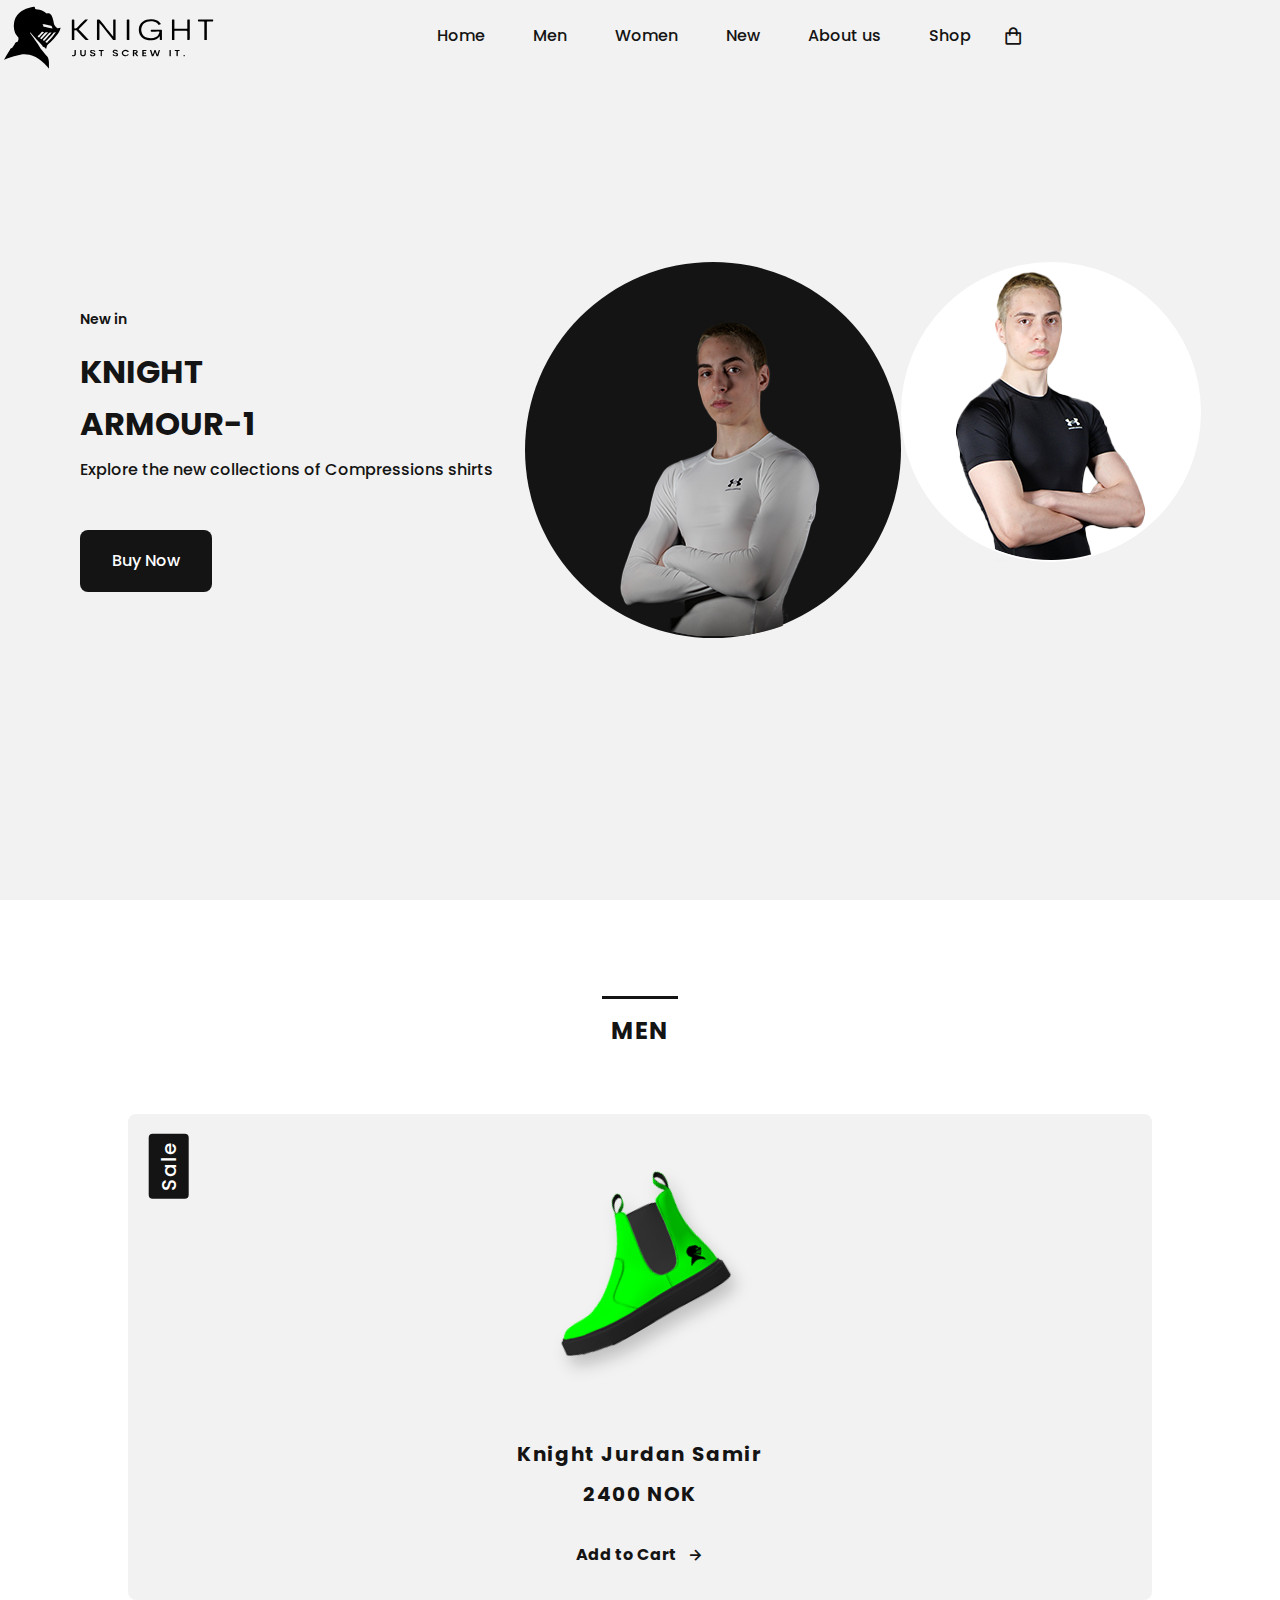
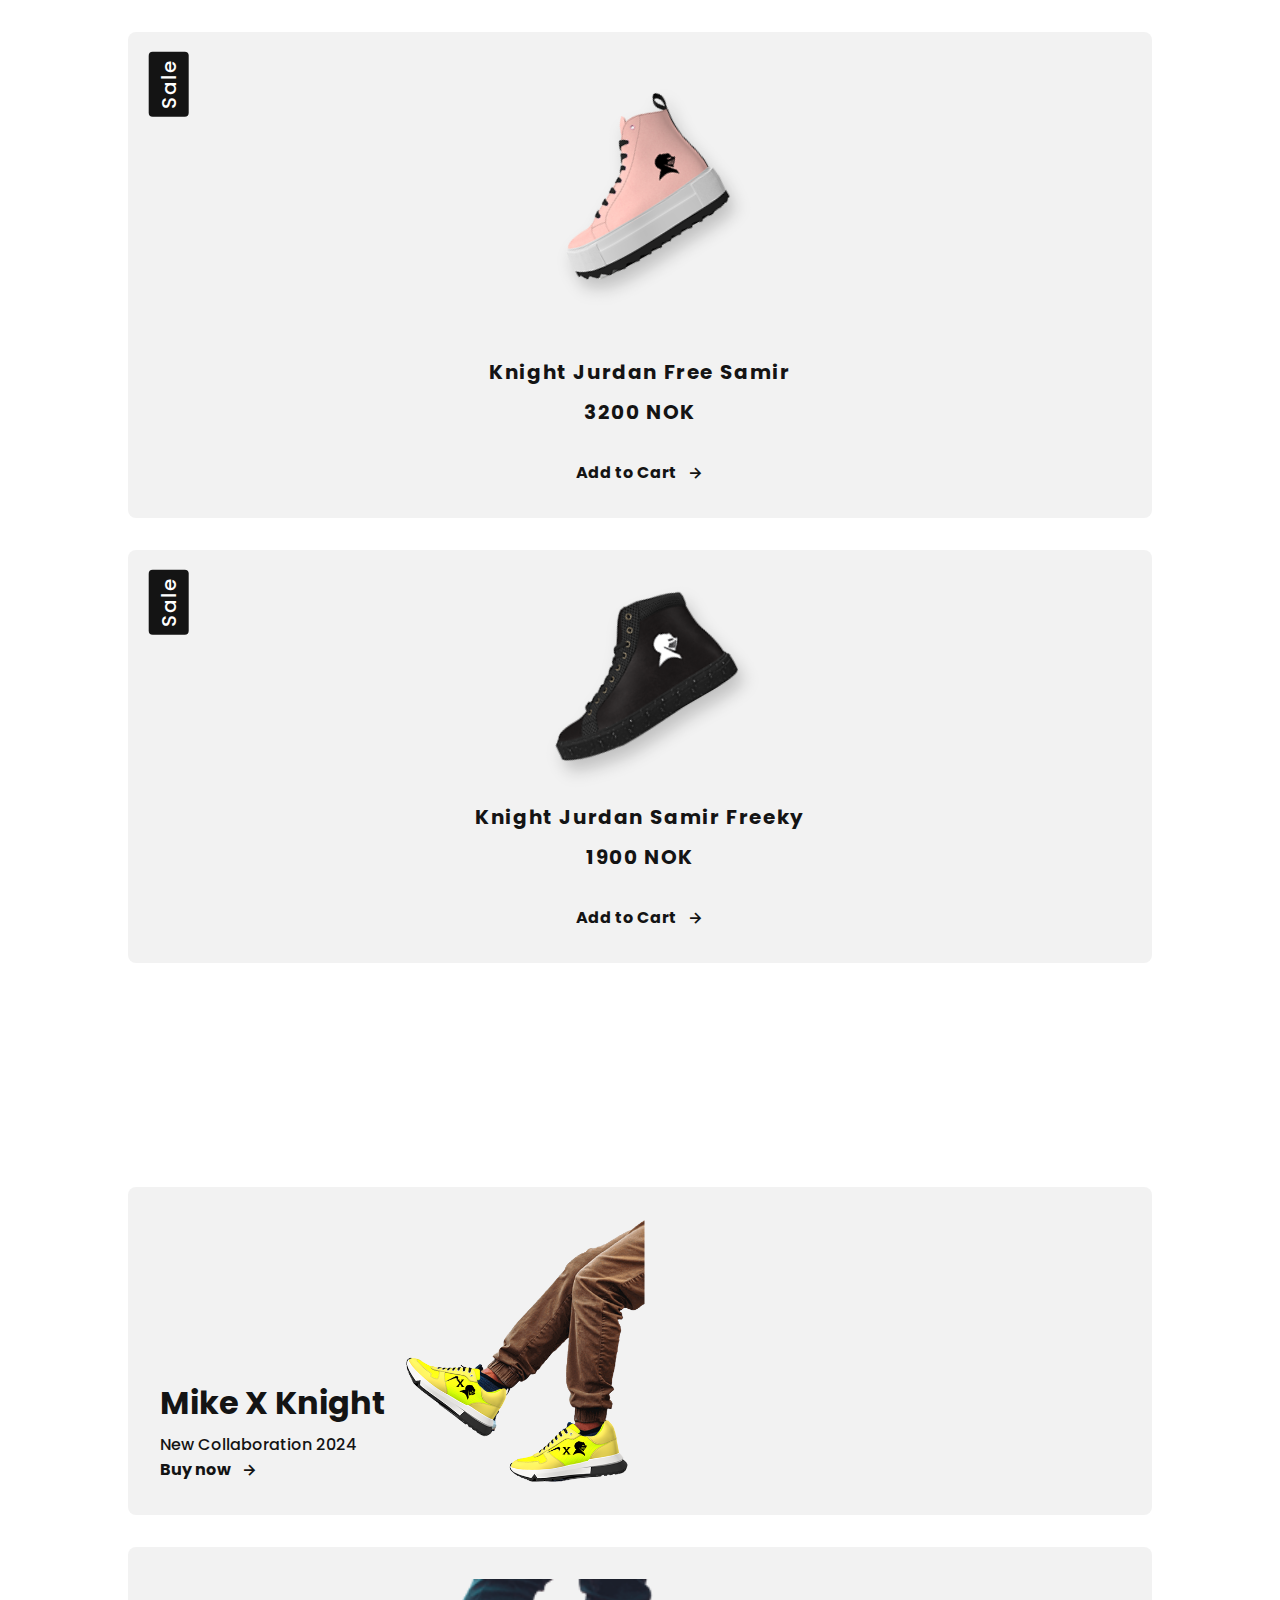
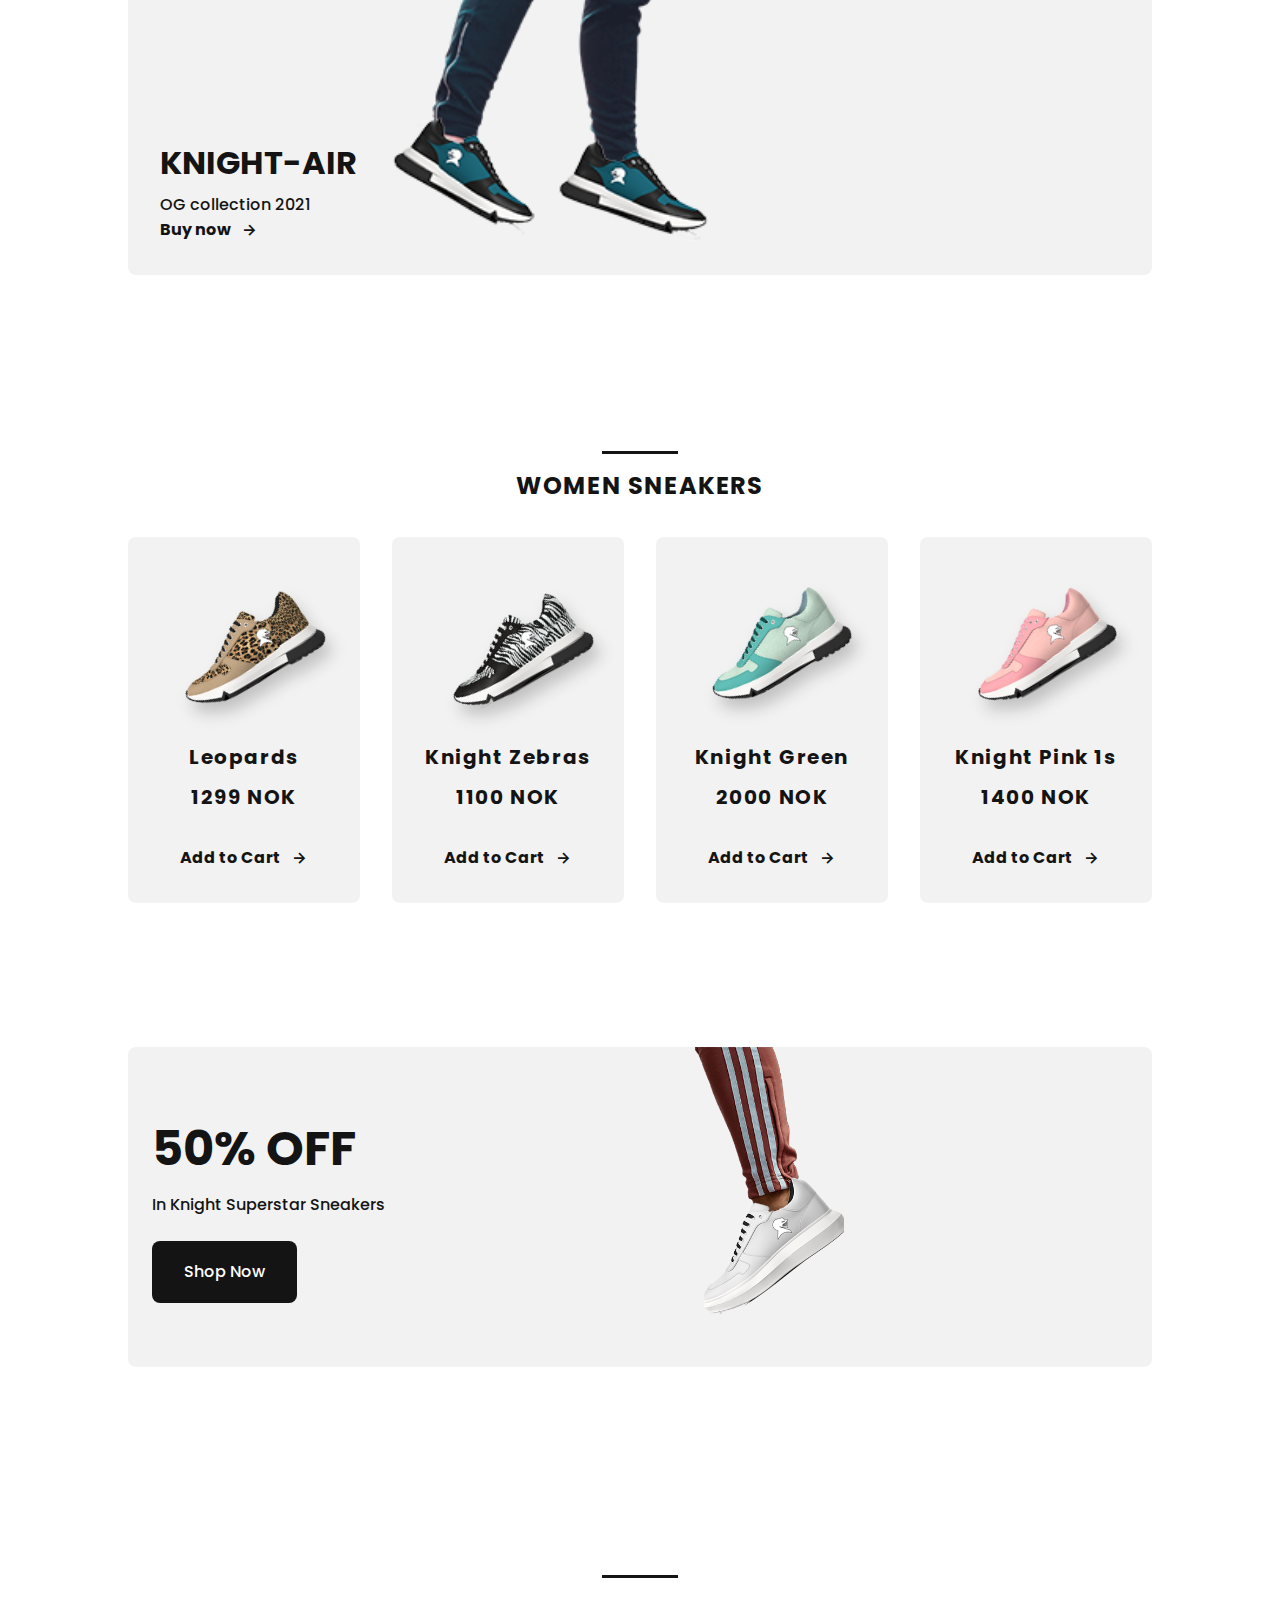
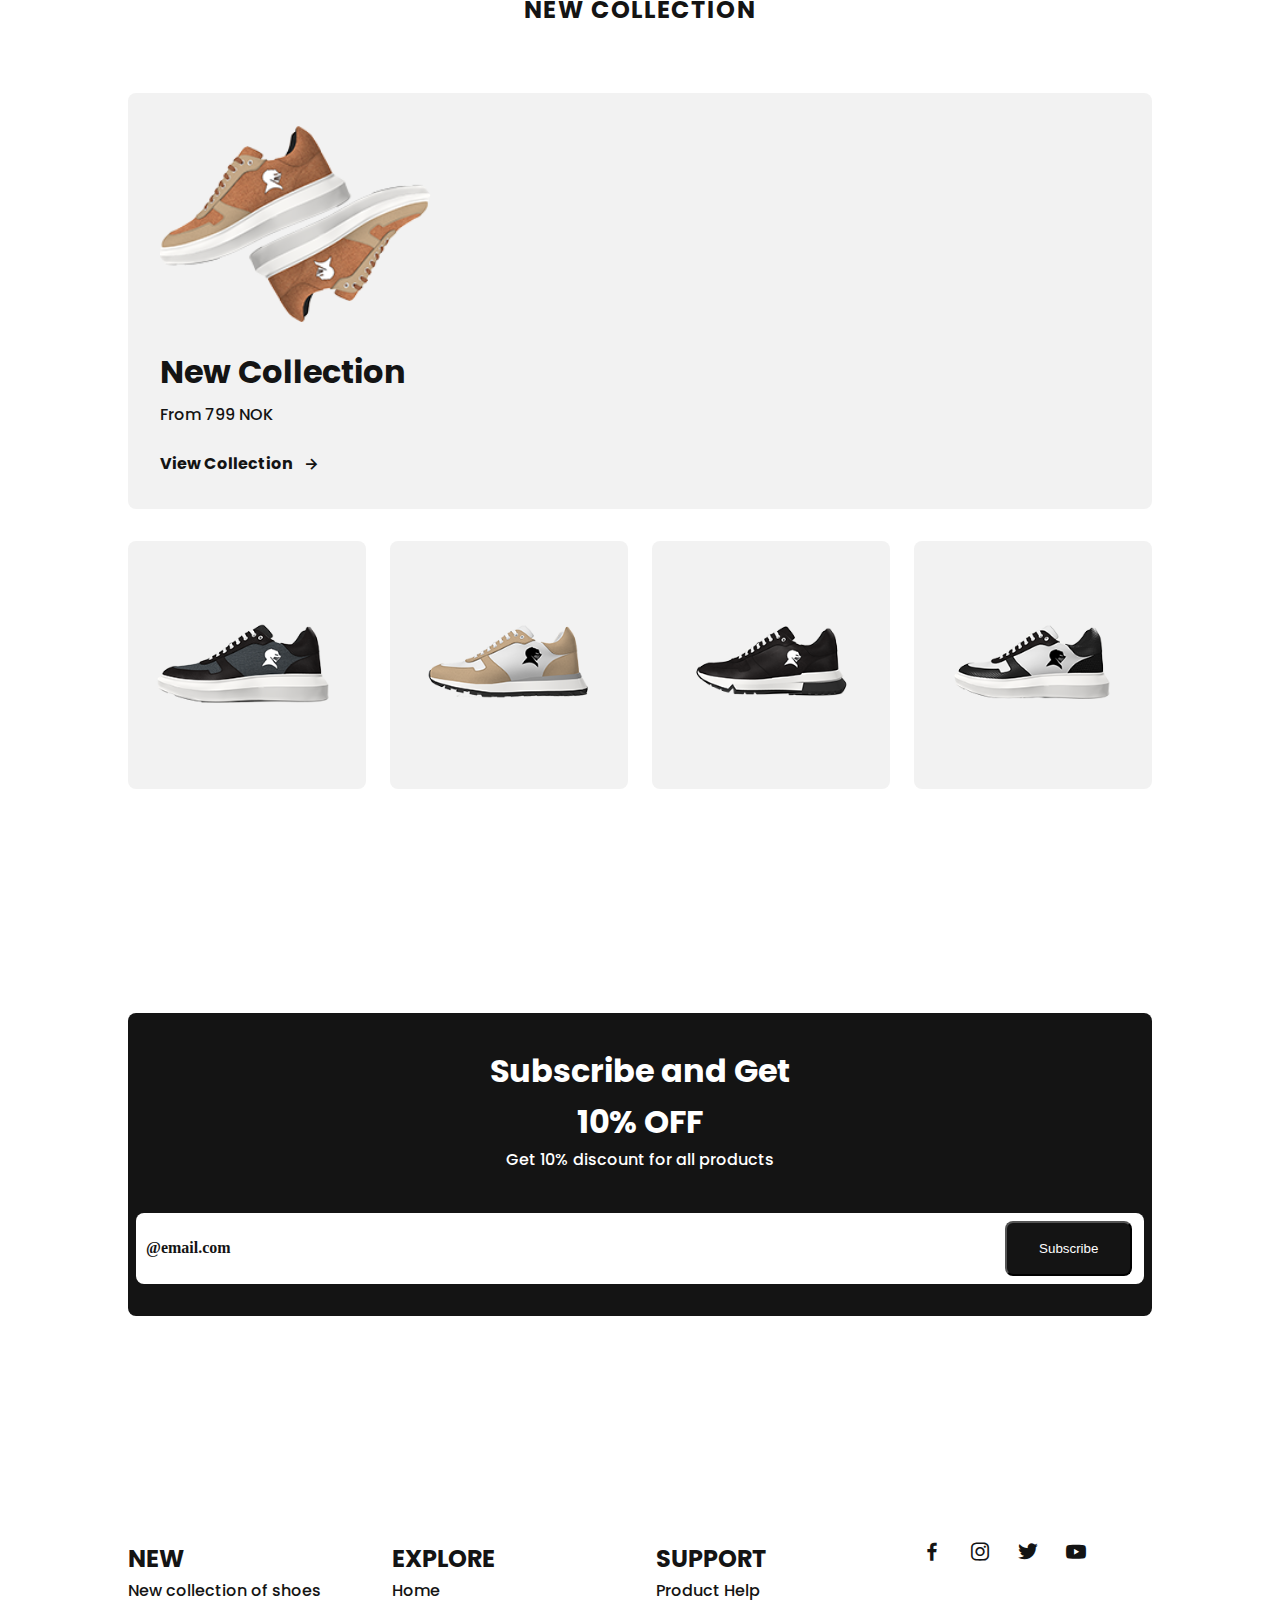
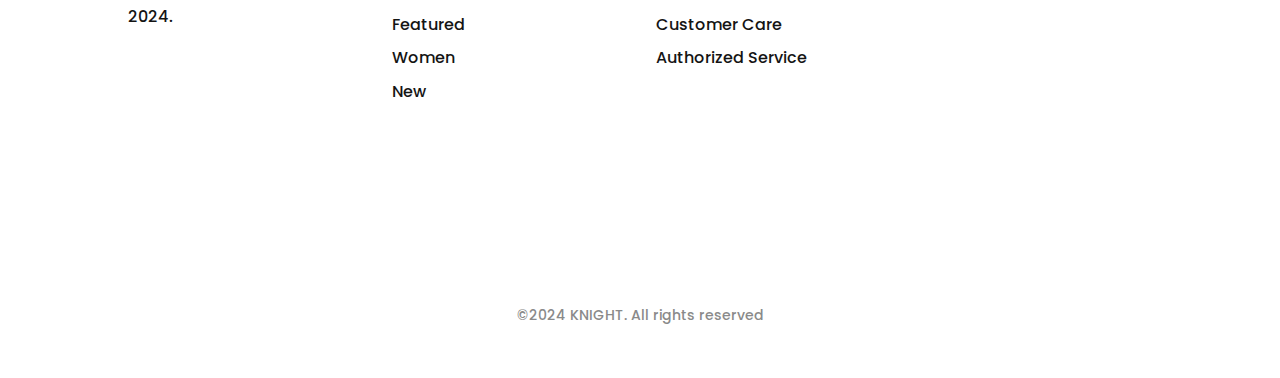
<file: index.html>
<!--DOCTYPE html-->
<html lang="en">

<head>
	<meta charset="UTF-8" />
	<meta name="viewport" content="width=device-width, initial-scale=1.0" />
	<link rel="icon" type="image/x-icon" href="bilder/logoforicon.png">



	<!-- ===== CSS ===== -->
	<link rel="stylesheet" type="text/css" href="styles.css" />

	<!-- ===== BOX ICONS ===== -->
	<link href="https://unpkg.com/boxicons@2.0.7/css/boxicons.min.css" rel="stylesheet" />

	<title>KNIGHT cx{}:::::></title>
</head>

<body>
	<!--===== HEADER =====-->
	<header class="header-1" id="header">
		<nav class="nav bd-grid">
			<div class="nav__toggle" id="nav-toggle">
				<i class="bx bxs-grid"></i>
			</div>

			<a href="#" class="nav__logo"><img src="bilder/logo_svg.svg" alt=""></a>

			<div class="nav__menu" id="nav-menu">
				<ul class="nav__list">
					<li class="nav__item"><a href="#home" class="nav__link active">Home</a></li>
					<li class="nav__item"><a href="#featured" class="nav__link">Men</a></li>
					<li class="nav__item"><a href="#women" class="nav__link">Women</a></li>
					<li class="nav__item"><a href="#new" class="nav__link">New</a></li>
					<li class="nav__item"><a href="about.html" class="nav__link">About us</a></li>
					<li class="nav__item"><a href="#./shop.html" class="nav__link">Shop</a></li>
				</ul>
			</div>

			<div class="nav__shop">
				<i class='bx bx-shopping-bag'></i>
			</div>
		</nav>
	</header>

	<main class="l-main">
		<!-- HOME -->
		<section class="home" id="home">
			<div class="home__container bd-grid">
				<div class="home__sneaker">
					<div class="home__shape"><img src="potraits/circlepictest.png" alt="Bilder av leah"></div>
					<div class="home__shape2"><img src="potraits/circlepic2.png" alt="Bilder av leah"></div>
					
				</div>
				<div class="home__data">
					<span class="home__new">New in</span>
					<h1 class="home__title">KNIGHT<br> ARMOUR-1</h1>
					<p class="home__description">Explore the new collections of Compressions shirts</p>
					<a href="product.html" class="button">Buy Now</a>
				</div>
			</div>
		</section>
		<!-- FEATURED -->
		<section class="section" id="featured">
			<div class="featured__container bd-grid">
				<h2 class="section-title">MEN</h2>
				<article class="sneaker">
					<div class="sneaker__sale">Sale</div>
					<img src="bilder/Knightjurdan3.png" alt="Knight Jurdan Samir" class="sneaker__img">
					<span class="sneaker__name">Knight Jurdan Samir</span>
					<span class="sneaker__preci"id=menshoe1>2400 NOK</span>
					<a href="" class="button-light">Add to Cart <i class='bx bx-right-arrow-alt button-icon'></i></a>
				</article>

				<article class="sneaker">
					<div class="sneaker__sale">Sale</div>
					<img src="bilder/knightjurdan2.png" alt="Knight Jurdan Free Samir" class="sneaker__img">
					<span class="sneaker__name">Knight Jurdan Free Samir</span>
					<span class="sneaker__preci"id=menshoe2>3200 NOK</span>
					<a href="" class="button-light">Add to Cart <i class='bx bx-right-arrow-alt button-icon'></i></a>
				</article>

				<article class="sneaker">
					<div class="sneaker__sale">Sale</div>
					<img src="bilder/Knightjurdan1.png" alt="Knight Jurdan Samir Freaky" class="sneaker__img">
					<span class="sneaker__name">Knight Jurdan Samir Freeky</span>
					<span class="sneaker__preci"id=menshoe3>1900 NOK</span>
					<a href="" class="button-light">Add to Cart <i class='bx bx-right-arrow-alt button-icon'></i></a>
				</article>
			</div>
		</section>

		<!-- COLLECTION -->
		<section class="collection section">
			<div class="collection__container bd-grid">
				<div class="collection__card">
					<div class="collection__data">
						<h3 class="collection__name">Mike X Knight</h3>
						<p class="collection__description">New Collaboration 2024</p>
						<a href="#" class="button-light">Buy now <i class='bx bx-right-arrow-alt button-icon'></i></a>
					</div>

					<img src="bilder/collabshoes.png" alt="Guy wearing Knight shoes" class="collection__img">
				</div>

					<div class="collection__card">
						<div class="collection__data">
							<h3 class="collection__name">KNIGHT-AIR</h3>
							<p class="collection__description">OG collection 2021</p>
							<a href="#" class="button-light">Buy now
								<i class='bx bx-right-arrow-alt button-icon'></i></a>
						</div>

						<img src="bilder/2skonewollection.png" alt="Guy wearing Knight shoes" class="collection__img">
				</div>
					</div>
		</section>

		<!-- WOMEN SNEAKERS -->
		<section class="section-women" id="women">
			<h2 class="section-title">WOMEN SNEAKERS</h2>
			<div class="women__container bd-grid">
				<article class="sneaker">
					<img src="bilder/womensko4.png" alt="Leopard women shoes" class="sneaker__img">
					<span class="sneaker__name">Leopards</span>
					<span class="sneaker__preci"id="womenshoe1">1299 NOK</span>
					<a href="" class="button-light">Add to Cart <i class='bx bx-right-arrow-alt button-icon'></i></a>
				</article>

				<article class="sneaker">
					<img src="bilder/womensko3.png" alt="Zebra women shoes" class="sneaker__img">
					<span class="sneaker__name">Knight Zebras </span>
					<span class="sneaker__preci"id="womenshoe2">1100 NOK</span>
					<a href="" class="button-light">Add to Cart <i class='bx bx-right-arrow-alt button-icon'></i></a>
				</article>

				<article class="sneaker">
					<img src="bilder/womensko2.png" alt="Green women shoes" class="sneaker__img">
					<span class="sneaker__name">Knight Green </span>
					<span class="sneaker__preci"id="womenshoe3">2000 NOK</span>
					<a href="" class="button-light">Add to Cart <i class='bx bx-right-arrow-alt button-icon'></i></a>
				</article>

				<article class="sneaker">
					<img src="bilder/womensko1.png" alt="Pink women shoes" class="sneaker__img">
					<span class="sneaker__name">Knight Pink 1s</span>
					<span class="sneaker__preci" id="womenshoe4">1400 NOK</span>
					<a href="" class="button-light">Add to Cart <i class='bx bx-right-arrow-alt button-icon'></i></a>
				</article>
			</div>
		</section>

		<!-- OFFER -->
		<section class="offer section">
			<div class="offer__container bd-grid">
				<div class="offer__data">
					<h3 class="offer__title">50% OFF</h3>
					<p class="offer__description">In Knight Superstar Sneakers</p>
					<a href="#" class="button">Shop Now</a>
				</div>

				<img src="bilder/legandshoe1.png" alt="Knight shoes pair" class="offer__img">
      </div>
		</section>

		<!-- NEW COLLECTION -->
		<section class="new section" id="new">
			

			<div class="new__container bd-grid">
				<h2 class="section-title">NEW COLLECTION</h2>
				<div class="new__mens">
					<img src="bilder/2skonewcollection.png" alt="Guy wearing Knight shoes" class="new__mens-img">
					<h3 class="new__title">New Collection</h3>
					<span class="new__preci">From 799 NOK</span>
					<a href="#" class="button-light">View Collection
						<i class='bx bx-right-arrow-alt button-icon'></i></a>
				</div>

				<div class="new__sneaker">
					<div class="new__sneaker-card">
						<img src="bilder/sko4.png" alt="Men shoes" class="new__sneaker-img">
						<div class="new__sneaker-overlay">
							<a href="#" class="button">Add to Cart</a>
						</div>
					</div>

					<div class="new__sneaker-card">
						<img src="bilder/Sko3.png" alt="Men shoes" class="new__sneaker-img">
						<div class="new__sneaker-overlay">
							<a href="#" class="button">Add to Cart</a>
						</div>
					</div>

					<div class="new__sneaker-card">
						<img src="bilder/sko2.png" alt="Men shoes" class="new__sneaker-img">
						<div class="new__sneaker-overlay">
							<a href="#" class="button">Add to Cart</a>
						</div>
					</div>

					<div class="new__sneaker-card">
						<img src="bilder/Sko1.png" alt="Men shoes" class="new__sneaker-img">
						<div class="new__sneaker-overlay">
							<a href="#" class="button">Add to Cart</a>
						</div>
					</div>
				</div>
			</div>
		</section>

		<!-- NEWSLETTER -->

		<section class="newsletter section">
			<div class="newsletter__container bd-grid">
				<div>
					<h3 class="newsletter__title">Subscribe and Get <br> 10% OFF</h3>
						<p class="newsletter__description">Get 10% discount for all products</p>
				</div>

				<div action="" class="newsletter__subscribe">
					<input type="text" placeholder="@email.com" class="newsletter__input">
					<main>
					<button class="button" onclick="discount()">Subscribe</button>
				</div>
				</main>
			</div> 

				
		
			</button>
		</section>
	</main>

	<!-- FOOTER -->
	<footer class="footer section">
		<div class="footer__container bd-grid">
			<div class="footer__box">
				<h3 class="footer__title">NEW</h3>
				<p class="footer__description">New collection of shoes 2024.</p>
			</div>

			<div class="footer__box">
				<h3 class="footer__title">EXPLORE</h3>
				<ul>
					<li><a href="#home" class="footer__link">Home</a></li>
					<li><a href="#featured" class="footer__link">Featured</a></li>
					<li><a href="#women" class="footer__link">Women</a></li>
					<li><a href="#new" class="footer__link">New</a></li>
				</ul>
			</div>

			<div class="footer__box">
				<h3 class="footer__title">SUPPORT</h3>
				<ul>
					<li><a href="#" class="footer__link">Product Help</a></li>
					<li><a href="#" class="footer__link">Customer Care</a></li>
					<li><a href="#" class="footer__link">Authorized Service</a></li>
				</ul>
			</div>

			<div class="footer__box">
				<a href="https://youtu.be/J1FiwJKUVRY" class="footer__social"><i class='bx bxl-facebook'></i></a>
				<a href="https://youtu.be/J1FiwJKUVRY" class="footer__social"><i class='bx bxl-instagram'></i></a>
				<a href="https://youtu.be/J1FiwJKUVRY" class="footer__social"><i class='bx bxl-twitter'></i></a>
				<a href="https://youtu.be/J1FiwJKUVRY" class="footer__social"><i class='bx bxl-youtube'></i></a>
			</div>
		</div>

   
	</footer>
	<p class="footer__copy"> &#169;2024 KNIGHT. All rights reserved </p>
<br></br>
	<!-- MAIN JS -->
	<script src="Javascript.js"></script>
</body>

</html>
</file>
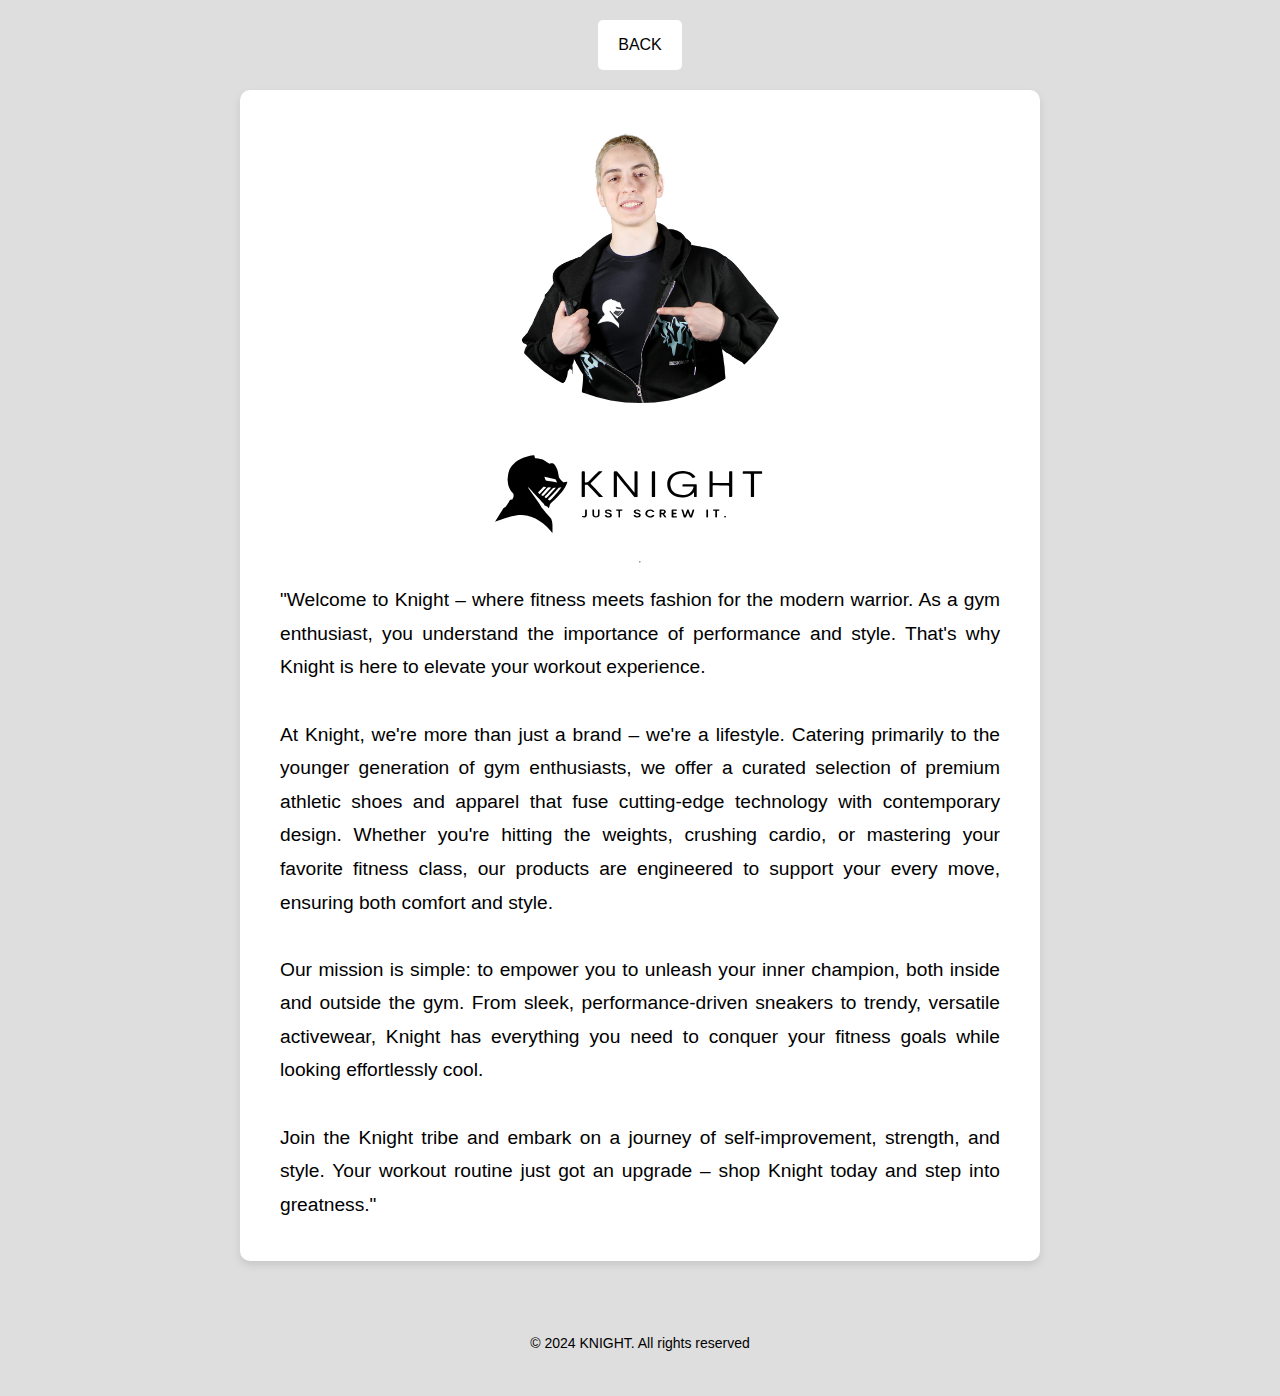
<file: about.html>
<!DOCTYPE html>
<html lang="en">
<head>
    <meta charset="UTF-8" />
    <meta name="viewport" content="width=device-width, initial-scale=1.0" />
    <link rel="icon" type="image/x-icon" href="bilder/logoforicon.png">
    <link rel="stylesheet" type="text/css" href="styleabout.css" />
    <title>Knight - About</title>
</head>
<body>
    <header>
        <nav>
            <a href="index.html" title="BACK" class="button">back</a>
        </nav>
    </header>

    <div id="content">
        <img class="imgabout" src="potraits/aboutportait.png" alt="Leah tok bildet">
        <img id="Logo" src="bilder/logo_svg.svg" alt="Logo">
        <hr>
        <section id="whoiam">
            <p>
                "Welcome to Knight – where fitness meets fashion for the modern warrior. As a gym enthusiast, you understand the importance of performance and style. That's why Knight is here to elevate your workout experience.
                <br><br>
                At Knight, we're more than just a brand – we're a lifestyle. Catering primarily to the younger generation of gym enthusiasts, we offer a curated selection of premium athletic shoes and apparel that fuse cutting-edge technology with contemporary design. Whether you're hitting the weights, crushing cardio, or mastering your favorite fitness class, our products are engineered to support your every move, ensuring both comfort and style.
                <br><br>
                Our mission is simple: to empower you to unleash your inner champion, both inside and outside the gym. From sleek, performance-driven sneakers to trendy, versatile activewear, Knight has everything you need to conquer your fitness goals while looking effortlessly cool.
                <br><br>
                Join the Knight tribe and embark on a journey of self-improvement, strength, and style. Your workout routine just got an upgrade – shop Knight today and step into greatness."
            </p>
        </section>
    </div>
    
    <footer>
        <p class="footer__copy">&#169; 2024 KNIGHT. All rights reserved</p>
    </footer>
</body>
</html>
</file>
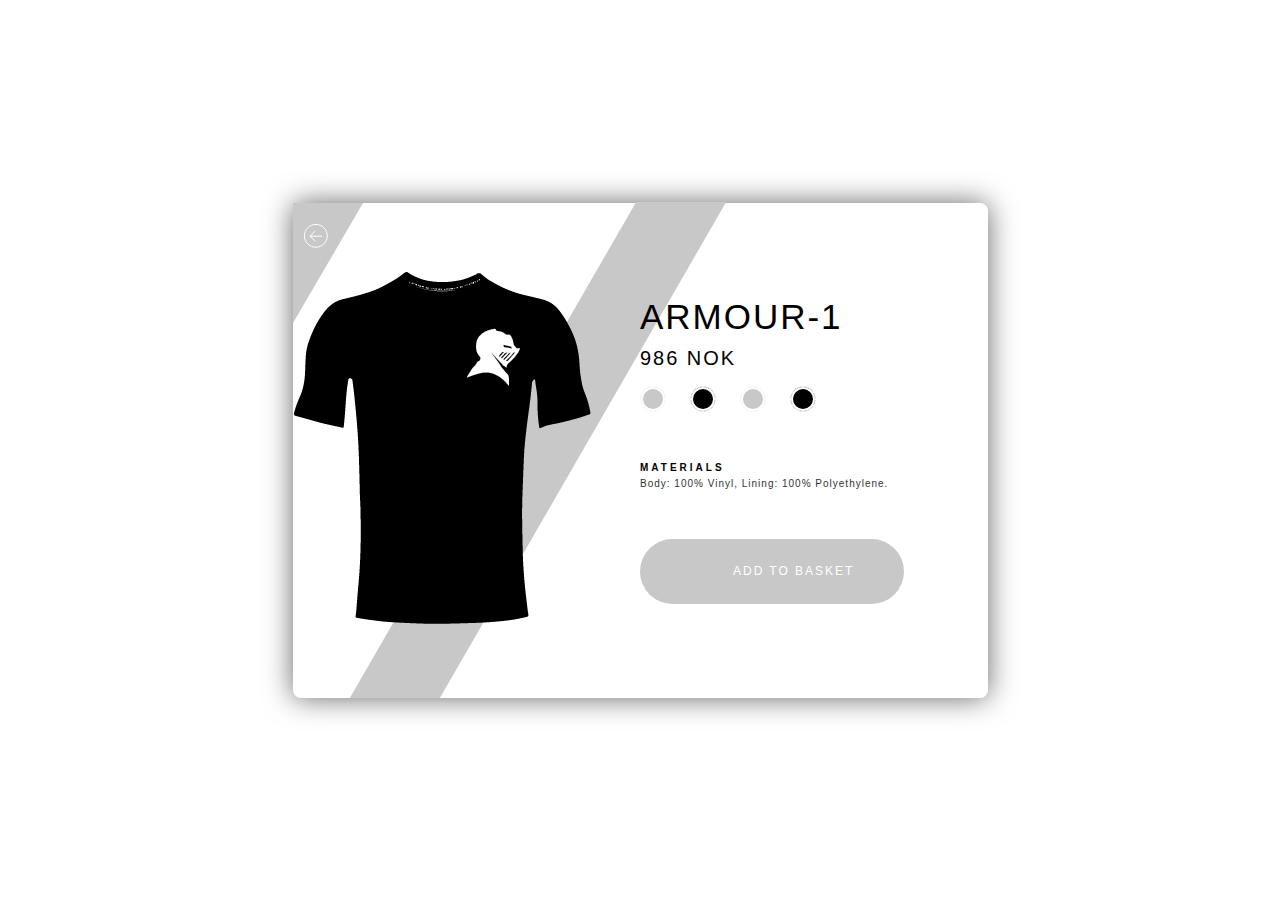
<file: product.html>
<!DOCTYPE html>
<html lang="en">
<head>
    <meta charset="UTF-8">
    <meta name="viewport" content="width=device-width, initial-scale=1.0">
    <title>Product Page</title>
    <link rel="stylesheet" href="styleproduct.css">
</head>
<body onload="fillInProductData()">
    <div id="wrapper">
        <div class="main-container">
            <a href="index.html" class="left-cl">
                <div class="button-back">
                    <span>
                        <svg width="26px" height="26px" viewBox="63 67 26 26" version="1.1" xmlns="http://www.w3.org/2000/svg" xmlns:xlink="http://www.w3.org/1999/xlink">
                            <g id="Page-1" stroke="none" stroke-width="1" fill="none" fill-rule="evenodd" transform="translate(64.400240, 68.400000)" stroke-linecap="round" stroke-linejoin="round">
                                <path d="M11.4176,0 C5.1104,0 0,5.1152 0,11.4216 C0,17.7304 5.1104,22.8392 11.4176,22.8392 C17.724,22.8392 22.8384,17.7304 22.8384,11.4216 C22.8384,5.1152 17.724,0 11.4176,0 L11.4176,0 Z" id="Stroke-1" stroke="#FFFFFF"></path>
                                <polyline id="Stroke-3" stroke="#FFFFFF" points="10.46576 16.58848 5.67376 11.79648 10.46576 7.00448"></polyline>
                                <path d="M17.26984,11.79656 L5.67384,11.79656" id="Stroke-5" stroke="#FFFFFF"></path>
                            </g>
                        </svg>
                    </span>
                </div>
                <div class="diagonal"></div>
                <img src="bilder/tshirt.png">
            </a>
            <div id="productInfo" class="right-cl">
                
            </div>
        </div>
    </div>
    <script src="Javascript.js"></script>
</body>
</html>
</file>
<file: styles.css>
/* GOOGLE FONTS */
@import url("https://fonts.googleapis.com/css2?family=Poppins:wght@400;500;600;700&display=swap");
/* VARIABLES CSS */
:root {
  --header-height: 3rem;

  /* Font weight */
  --font-medium: 500;
  --font-semi-bold: 600;
  --font-bold: 700;

  /* Colors */
  --dark-color: #141414;
  --dark-color-light: #8a8a8a;
  --dark-color-lighten: #f2f2f2;
  --white-color: #fff;

  /* Font and typography */
  --body-font: "Poppins", sans-serif;
  --big-font-size: 1.25rem;
  --bigger-font-size: 1.5rem;
  --biggest-font-size: 2rem;
  --h2-font-size: 1.25rem;
  --normal-font-size: 0.938rem;
  --smaller-font-size: 0.813rem;

  /* Margins */
  --mb-1: 0.5rem;
  --mb-2: 1rem;
  --mb-3: 1.5rem;
  --mb-4: 2rem;
  --mb-5: 2.5rem;
  --mb-6: 3rem;

  /* z index */
  --z-fixed: 100;

  /* Rotate img */
  --rotate-img: rotate(-30deg);
}

@media screen and (min-width: 768px) {
  :root {
    --big-font-size: 1.5rem;
    --bigger-font-size: 2rem;
    --biggest-font-size: 3rem;
    --normal-font-size: 1rem;
    --smaller-font-size: 0.875rem;
  }
}

/* BASE */
*,
::before,
::after {
  box-sizing: border-box;
  
}

html {
  scroll-behavior: smooth;
}

body {
  margin: var(--header-height) 0 0 0;
  font-family: var(--body-font);
  font-size: var(--normal-font-size);
  font-weight: var(--font-medium);
  color: var(--dark-color);
  line-height: 1.6;
}

h1,
h2,
h3,
p,
ul {
  margin: 0;
}

ul {
  padding: 0;
  list-style: none;
}

a {
  text-decoration: none;
  color: var(--dark-color);
}

img {
  max-width: 100%;
  height: auto;
  display: block;
}

/* CLASS CSS  */
.section {
  padding: 5rem 0 2rem;
  display: flex;
  justify-content: center;
}
.section-women {
  padding: 5rem 0 2rem;
  display: flex;
  justify-content: center;
  flex-direction: column;
  align-items: center;
}

.section-title {
  display: flex;
  justify-content: center;
  position: relative;
  font-size: var(--big-font-size);
  margin-bottom: var(--mb-4);
  text-align: center;
  letter-spacing: 0.1rem;
}

.section-title::after {
  content: "";
  position: absolute;
  width: 56px;
  height: 0.18rem;
  top: -1rem;
  left: 0;
  right: 0;
  margin: auto;
  background-color: var(--dark-color);
}

/*LAYOUT*/
.bd-grid {
  max-width: 1024px;
  display: grid;
  grid-template-columns: 100%;
  column-gap: 2rem;
  width: calc(100% - 2rem);
}

.header-1 {
  width: 100%;
  position: fixed;
  top: 0;
  left: 0;
  z-index: var(--z-fixed);
  background-color: var(--dark-color-lighten);
}

/* NAV */
.nav {
  height: var(--header-height);
  width: 100%;
  display: flex;
  justify-content: space-between;
  align-items: center;
}

@media screen and (max-width: 768px) {
  .nav__menu {
    position: fixed;
    top: var(--header-height);
    left: -100%;
    width: 70%;
    height: 100vh;
    padding: 2rem;
    background-color: var(--white-color);
    transition: 0.5s;
  }
  
}
.nav__logo {
    width: 23%;
    height: auto;
}

  .nav__item {
    margin-bottom: var(--mb-4);
  }

  .nav__link:hover{
    text-decoration: underline;
  }

  .nav__logo {
    font-weight: var(--font-semi-bold);
  }

  nav__toggle,
  .nav__shop {
    font-size: 1.3rem;
    cursor: pointer;
  }

/*Show menu*/
.show {
  left: 0;
}
/*Active link*/
.active {
  position: relative;
}

.active::before {
  content: "";
  position: absolute;
  background-color: var(--dark-color);

}

/*Change color header*/

.scroll-header {
  background-color: var(--white-color);
  box-shadow: 0 2px 4px rgba(0, 0, 0, 0.1);
}

/* HOME */
.home {
  display: flex;
  justify-content: center;
  align-items: center;
  background-color: var(--dark-color-lighten);
  overflow: hidden;
}

.home__container {
  height: calc(100vh - var(--header-height));
}

.home__sneaker {
  position: relative;
  display: flex;
  justify-content: center;
  align-self: center;
}

.home__shape2 {
  width: 300px;
  height: 300px;
  background-color: var(--white-color);
  border-radius: 50%;
}

.home__shape {
    width: 220px;
    height: 220px;
    background-color: var(--dark-color);
    border-radius: 50%;
  }

.home__img {
  position: absolute;
  top: 1.5rem;
  max-width: initial;
  width: 275px;
  transform: var(--rotate-img);
}

.home__new {
  display: block;
  font-size: var(--smaller-font-size);
  font-weight: var(--font-semi-bold);
  margin-bottom: var(--mb-2);
}

.home__title {
  font-size: var(--bigger-font-size);
  margin-bottom: var(--mb-1);
}

.home__description {
  margin-bottom: var(--mb-6);
}

/*BUTTONS*/
.button {
  display: inline-block;
  background-color: var(--dark-color);
  color: var(--white-color);
  padding: 1.125rem 2rem;
  border-radius: 0.5rem;
  transition: 0.3s;
  cursor: pointer;
}

.button:hover {
  transform: scale(1.1);
}

.button-light {
  display: inline-flex;
  color: var(--dark-color);
  font-weight: var(--font-bold);
  align-items: center;
}

.button-icon {
  font-size: 1.25rem;
  margin-left: var(--mb-1);
  transition: 0.3s;
}

.button-light:hover .button-icon {
  transform: translateX(0.25rem);
}

/* FEATURED */
.featured__container {
  row-gap: 2rem;
  grid-template-columns: repeat(auto-fit, minmax(220px), 1fr);
}

.sneaker {
  position: relative;
  display: flex;
  flex-direction: column;
  align-items: center;
  padding: 2rem;
  background-color: var(--dark-color-lighten);
  border-radius: 0.5rem;
  transition: 0.3s;
}

.sneaker__sale {
  position: absolute;
  left: 0.5rem;
  background-color: var(--dark-color);
  color: var(--white-color);
  padding: 0.25rem 0.5rem;
  border-radius: 0.25rem;
  font-size: var(--h2-font-size);
  transform: rotate(-90deg);
  letter-spacing: 0.1rem;
}

.sneaker__img {
  width: 220px;
  margin-top: var(--mb-3);
  margin-bottom: var(--mb-6);
  transform: var(--rotate-img);
  filter: drop-shadow(0 12px 8px rgba(0, 0, 0, 0.2));
}

.sneaker__name,
.sneaker__preci {
  font-size: var(--h2-font-size);
  letter-spacing: 0.1rem;
  font-weight: var(--font-bold);
}

.sneaker__name {
  margin-bottom: var(--mb-1);
}

.sneaker__preci {
  margin-bottom: var(--mb-4);
}

.sneaker:hover {
  transform: translateY(-0.5rem);
}

.sneaker__pages {
  margin-top: var(--mb-6);
}

.sneaker__pag {
  padding: 0.5rem 1rem;
  border: 1px solid var(--dark-color);
  transition: 0.5s;
}

.sneaker__pag:hover {
  background-color: var(--dark-color);
  color: var(--white-color);
}

/* COLLECTION */

.collection__container {
  row-gap: 2rem;
  justify-content: center;
}

.collection__card {
  position: relative;
  display: flex;
  height: 328px;
  background-color: var(--dark-color-lighten);
  padding: 2rem;
  border-radius: 0.5rem;
  transition: 0.3s;
}

.collection__data {
  align-self: flex-end;
}

.collection__name {
  font-size: var(--bigger-font-size);
  margin-bottom: 0.25rem;
}

.collection_description {
  margin-bottom: var(--mb-2);
}

.collection__card:hover {
  transform: translateY(-0.5rem);
}

/* WOMEN SNEAKERS */
.women__container {
  row-gap: 2rem;
  grid-template-columns: repeat(auto-fit, minmax(220px, 1fr));
}

/* OFFER */
.offer__container {
  grid-template-columns: 55% 45%;
  column-gap: 0;
  background-color: var(--dark-color-lighten);
  border-radius: 0.5rem;
  justify-content: center;
}

.offer__data {
  padding: 4rem 0 4rem 1.5rem;
}

.offer__title {
  font-size: var(--biggest-font-size);
  margin-bottom: 0.25rem;
}

.offer__description {
  margin-bottom: var(--mb-3);
}

.offer__img {
  width: 153px;
}

/* NEW COLLECTION  */
.new__container {
  row-gap: 2rem;
}

.new__mens {
  display: flex;
  flex-direction: column;
  justify-content: center;
  background-color: var(--dark-color-lighten);
  border-radius: 0.5rem;
  padding: 2rem;
  
}

.new__mens-img {
  width: 276px;
  margin-bottom: var(--mb-3);
}

.new__title {
  font-size: var(--bigger-font-size);
  margin-bottom: 0.25rem;
}

.new__preci {
  display: block;
  margin-bottom: var(--mb-3);
}

.new__sneaker {
  display: grid;
  gap: 1.5rem;
  grid-template-columns: repeat(auto-fit, minmax(220px, 1fr));
}

.new__sneaker-card {
  position: relative;
  padding: 3.5rem 1.5rem;
  background-color: var(--dark-color-lighten);
  border-radius: 0.5rem;
  overflow: hidden;
  display: flex;
  justify-content: center;
}

.new__sneaker-img {
  width: 220px;
}

.new__sneaker-overlay {
  position: absolute;
  left: 0;
  bottom: -100%;
  width: 100%;
  height: 100%;
  display: flex;
  justify-content: center;
  align-items: center;
  background-color: rgba(138, 138, 138, 0.3);
  transition: 0.3s;
}

.new__sneaker-card:hover .new__sneaker-overlay {
  bottom: 0;
}

/* NEWSLETTER */
.newsletter__container {
  background-color: var(--dark-color);
  color: var(--white-color);
  padding: 2rem 0.5rem;
  border-radius: 0.5rem;
  text-align: center;
}

.newsletter__title {
  font-size: var(--bigger-font-size);
  margin-bottom: mb2;
}

.newsletter__description {
  margin-bottom: var(--mb-5);
}

.newsletter__subscribe {
  display: flex;
  column-gap: 0.5rem;
  background-color: var(--white-color);
  padding: 0.5rem;
  border-radius: 0.5rem;
  
}

.newsletter__input {
  outline: none;
  border: none;
  width: 86%;
  font-size: var(--normal-font-size);
}

.newsletter__input::placeholder {
  color: var(--dark-color);
  font-family: body-font;
  font-size: var(--normal-font-size);
  font-weight: var(--font-semi-bold);
}

/* FOOTER */
.footer__container {
  grid-template-columns: repeat(auto-fit, minmax(220px, 1fr));
}

.footer__box {
  margin-bottom: var(--mb-4);
}

.footer__title {
  font-size: var(--big-font-size);
}

.footer__link {
  display: block;
  width: max-content;
  margin-bottom: var(--mb-1);
}

.footer__social {
  font-size: 1.5rem;
  margin-right: 1.25rem;
}

.footer__copy {
  padding-top: 3rem;
  font-size: var(--smaller-font-size);
  color: var(--dark-color-light);
  text-align: center;
}

/* ===== MEDIA QUERIES=====*/
@media screen and (min-width: 768px) {
  body {
    margin: 0;
  }

  .section {
    padding: 7rem 0;
  }

  .section-title::after {
    width: 76px;
  }

  .nav {
    height: calc(var(--header-height) + 1.5rem);
  }

  .nav__menu {
    margin-left: auto;
  }

  .nav__list {
    display: flex;
  }

  .nav__item {
    margin-left: var(--mb-6);
    margin-bottom: 0;
  }

  .nav__toggle {
    display: none;
  }

  .home__container {
    height: 100vh;
    grid-template-columns: max-content max-content;
    justify-content: center;
    align-items: center;
  }
  .home__sneaker {
    order: 1;
  }
  .home__shape {
    width: 376px;
    height: 376px;
  }
  .home__img {
    width: 470px;
    top: 3.5rem;
    right: 0;
    left: -3rem;
  }
}

.nav__toggle {
  font-size: 30px;
  cursor: pointer;
}



.home__shape img {
  margin-top: -2px;
  margin-left:6px ;
  
}
</file>
<file: styleproduct.css>
/* tatt fra codepen men bytta veldig mye om */

* {
  margin: 0;
  padding: 0;
  -webkit-box-sizing: border-box;
  -moz-box-sizing: border-box;
  box-sizing: border-box;
}

*:focus {
  outline: 0 !important;
}

html {
  text-rendering: optimizeLegibility; 
  -webkit-font-smoothing: antialiased !important;
}

body {
  background-color: #ffffff;
}


/*layout`*/

/* BOX */
#wrapper {
  background-color: #FFF;
  width: 695px;
  height: 495px;
  margin: auto;
  position: absolute;
  top: 0; left: 0; bottom: 0; right: 0;

  border-radius: 8px;
  box-shadow: 0px 0px 29px rgba(0, 0, 0, 0.6);
  -webkit-box-shadow: 0px 0px 29px rgba(0, 0, 0, 0.6);
  -moz-box-shadow: 0px 0px 29px rgba(0, 0, 0, 0.6);
}

/* FLEXBOX */
.main-container {
  height: 495px;
  display: flex;
  align-items: center;
  justify-content: center;
}

/* LEFT COLUMN */
.left-cl {
  margin: 0 20px 0 0;
  flex: 1;
  z-index: 98;
}

/* RIGHT COLUMN */
.right-cl {
  margin: 0 20px 0 0px;
  flex: 1;
  z-index: 98;
}

/*
fonts
*/

h1 {
  font-family: 'Open Sans', sans-serif;
  font-weight: 300;
  font-size: 35px;
  color: #000000;
  letter-spacing: 1.98px;
  padding-bottom: 10px;
}

h3 {
  font-family: 'Open Sans', sans-serif;
  font-weight: 400;
  font-size: 20px;
  color: #000000;
  letter-spacing: 1.98px;
  margin-bottom: 15px;
}

h4 {
  font-family: 'Open Sans', sans-serif;
  font-weight: 800;
  text-transform: uppercase;
  font-size: 10px;
  color: #000000;
  letter-spacing: 3px;
  padding-bottom: 5px;
  margin-top: 50px;
}

p {
  font-family: 'Open Sans', sans-serif;
  font-weight: 400;
  font-size: 10px;
  color: #333333;
  letter-spacing: 1px;
}



/* BASKET BUTTON */
.basket {
  background-color: #C8C8C8;
  border: none;
  padding: 20px 50px;
  border-radius: 100px;

  font-family: 'Open Sans', sans-serif;
  font-weight: 400;
  font-size: 12px;
  text-transform: uppercase;
  color: #FFF;
  letter-spacing: 1.98px;

  margin-top: 50px;

 

  /* ANIMATION */
  
  
  transition:color .1s ease-out, transform .1s ease-in;
}

.basket:before {
  background: url("https://res.cloudinary.com/dviuglhwb/image/upload/v1489676297/cart_t8m4la.svg") no-repeat scroll center center / 100% auto rgba(0, 0, 0, 0);
  content: "";
  display: inline-block;
  color: #fff;
  height: 25px;
  margin-right: 13px;
  position: relative;
  top: -2px;
  vertical-align: middle;
  width: 30px;
}

.color-pick button {
  background-color: #C8C8C8;
  border: none;
  padding: 12px;
  border-radius: 100px;
  border: #FFF solid 1px;
  box-shadow: 0px 0px 0px 2px #fff inset;
  margin-right: 20px;
}

.color-pick .red {
  background-color: #000000;
}

.color-pick .pink {
  background-color: #c8c8c8;
}

.color-pick .blue {
  background-color: #000000;
}

/*
Bg elements
*/


/* BACKGROUND DIAGONAL SHAPE */
.diagonal {
  position: absolute;
  width: 90px;
  height: 496px;
  margin-left: 200px;
  margin-top: -70px;
  background: #C8C8C8;
  z-index: -1;
  /* Skew */
  -webkit-transform: skew(-30deg);
  -moz-transform: skew(-30deg);
  -o-transform: skew(-30deg);
  transform: skew(-30deg);
}
 
/* BUTTON BACK BACKGROUND */
.button-back {
 
  position: absolute;
  width: 0;
  height: 0;
  top: 0;
  border-top: 120px solid #C8C8C8;
  border-right: 70px solid transparent;

 

  /* ANIMATION */
  -o-transition : color .3s ease-out, border-top .3s ease-in;
  -ms-transition : color .3s ease-out, border-top .3s ease-in;
  -moz-transition : color .3s ease-out, border-top .3s ease-in;
  -webkit-transition :  color .3s ease-out, border-top .3s ease-in;

}

/* BUTTON BACK ICON */
.button-back span {
  position: absolute;
  margin-top: -100px;
  margin-left: 10px;

  /* ANIMATION */

  transition:color .2s ease-out, transform .2s ease-in;
}


/*
---------------HOVERS---------------
*/

.basket:hover {
  background-color: #000000;
  cursor: pointer;
  -ms-transform: scale(1.03);
  -webkit-transform: scale(1.03);
  transform: scale(1.03);
}

.button-back:hover {
  border-top: 120px solid #000000;
  cursor: pointer;
}

.button-back span:hover {
  -ms-transform: scale(1.1);
  -webkit-transform: scale(1.1);
  transform: scale(1.1);
}

.color-pick button:hover {
  border: #9B9B9B solid 1px;
  box-shadow: 0px 0px 0px 2px #fff inset;
  cursor: pointer;
}
</file>
<file: styleabout.css>
/* Reset default margin and padding */
* {
  margin: 0;
  padding: 0;
  box-sizing: border-box;
}

/* General body styles */
body {
  background-color: #dedede;
  font-family: 'Open Sans', 'Helvetica Neue', Helvetica, sans-serif;
  color: #000000;
  line-height: 1.75;
  font-weight: 300;
  padding: 20px;
}

/* Header styles */
header {
  text-align: center;
  margin-bottom: 20px;
}

header nav a {
  display: inline-block;
  font-size: 16px;
  line-height: 30px;
  text-decoration: none;
  text-transform: uppercase;
  margin: 0 15px;
  color: #000;
  background-color: #fff;
  padding: 10px 20px;
  border-radius: 5px;
  transition: background-color 0.4s ease, color 0.4s ease;
}

header nav a:hover {
  color: white;
  background-color: #6284FF;
}

/* Content Container */
#content {
  display: flex;
  flex-direction: column;
  align-items: center;
  max-width: 800px;
  margin: 0 auto;
  padding: 20px;
  background-color: #fff;
  border-radius: 10px;
  box-shadow: 0 4px 8px rgba(0, 0, 0, 0.1);
}

#Logo {
  max-width: 300px;
  margin: 20px 0;
}

.imgabout {
  width: 50%;
  max-width: 300px;
  margin: 20px 0;
  border-radius: 50%;
}

/* Section Styles */
#whoiam p {
  text-align: justify;
  padding: 20px;
  font-size: 1.2em;
}

/* Footer Styles */
footer {
  text-align: center;
  margin-top: 50px;
}

.footer__copy {
  font-size: 14px;
  color: #000;
  padding: 20px 0;
}

/* Responsive Design */
@media (max-width: 768px) {
  .imgabout {
      width: 70%;
      margin: 10px 0;
  }

  #Logo {
      max-width: 500px;
      margin: 10px 0;
  }

  #whoiam p {
      font-size: 1em;
      padding: 10px;
  }

  header nav a {
      font-size: 14px;
      padding: 8px 15px;
  }
}
</file>
